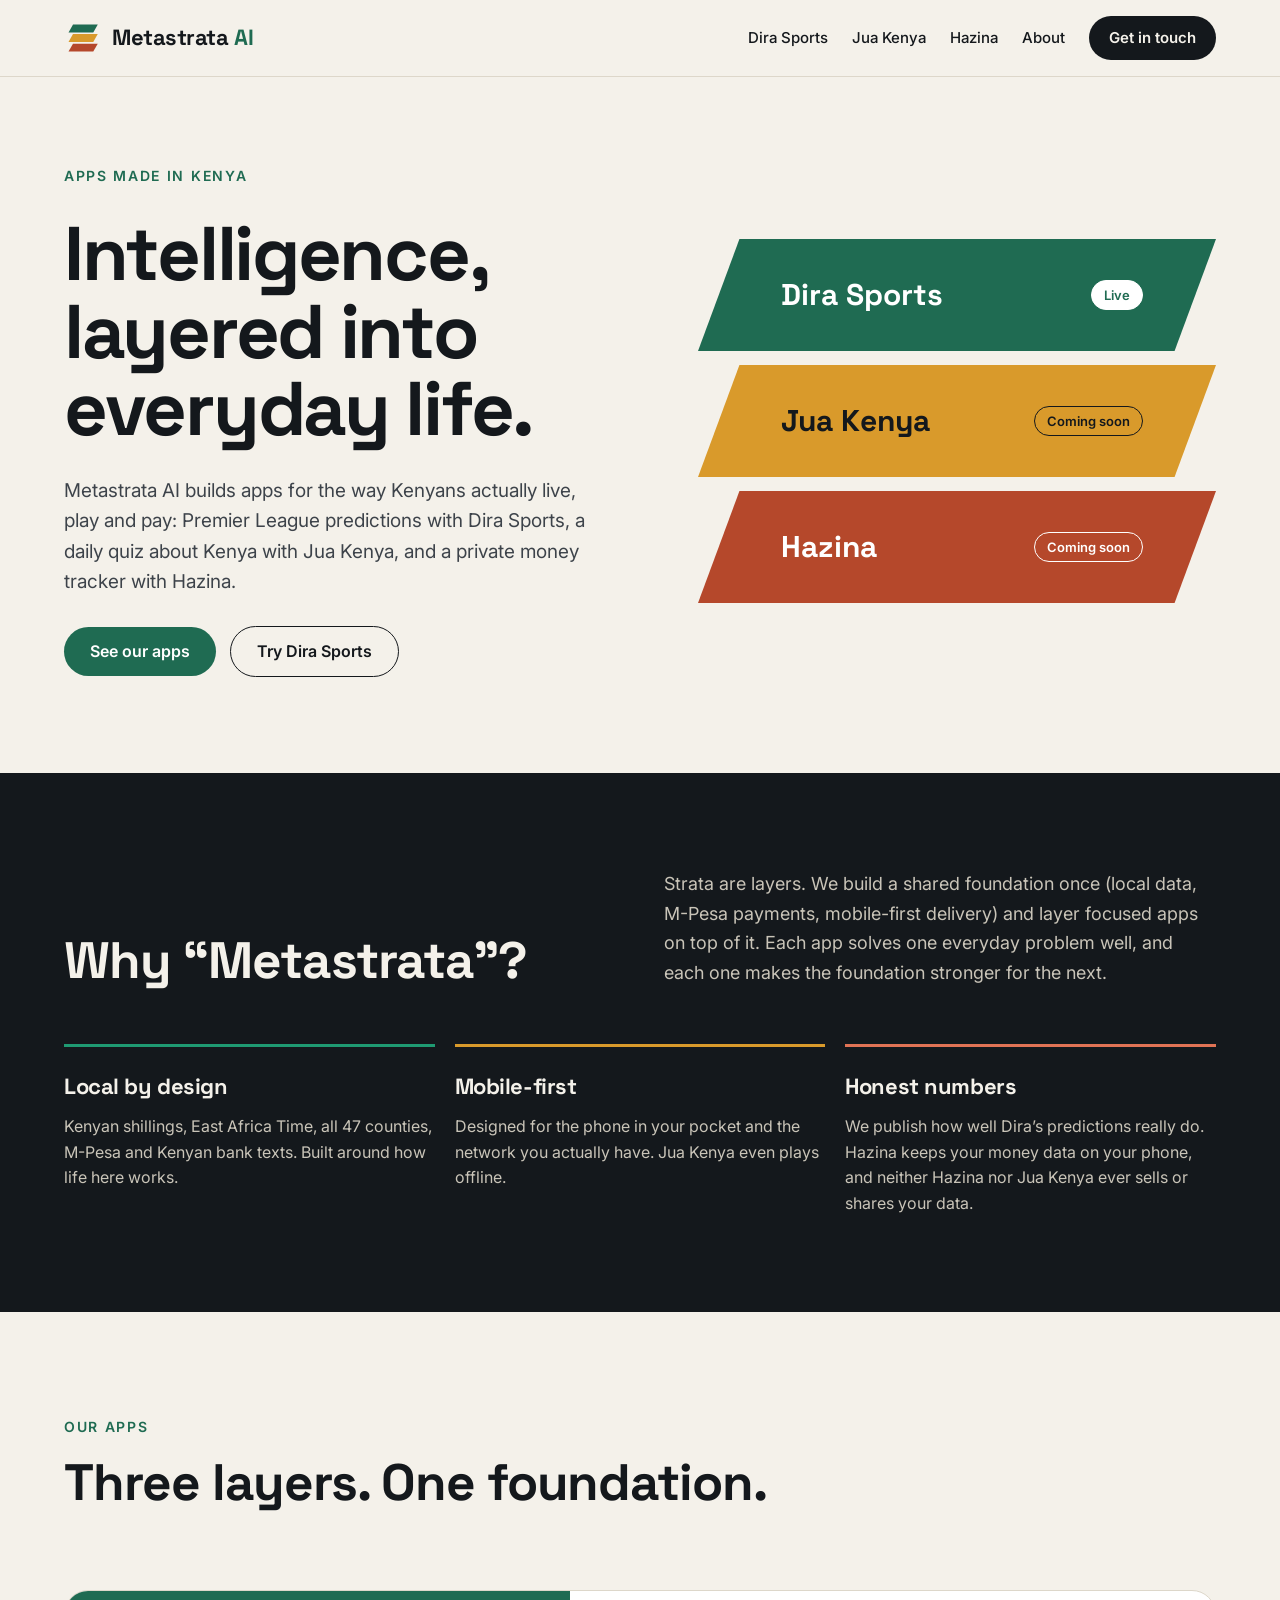
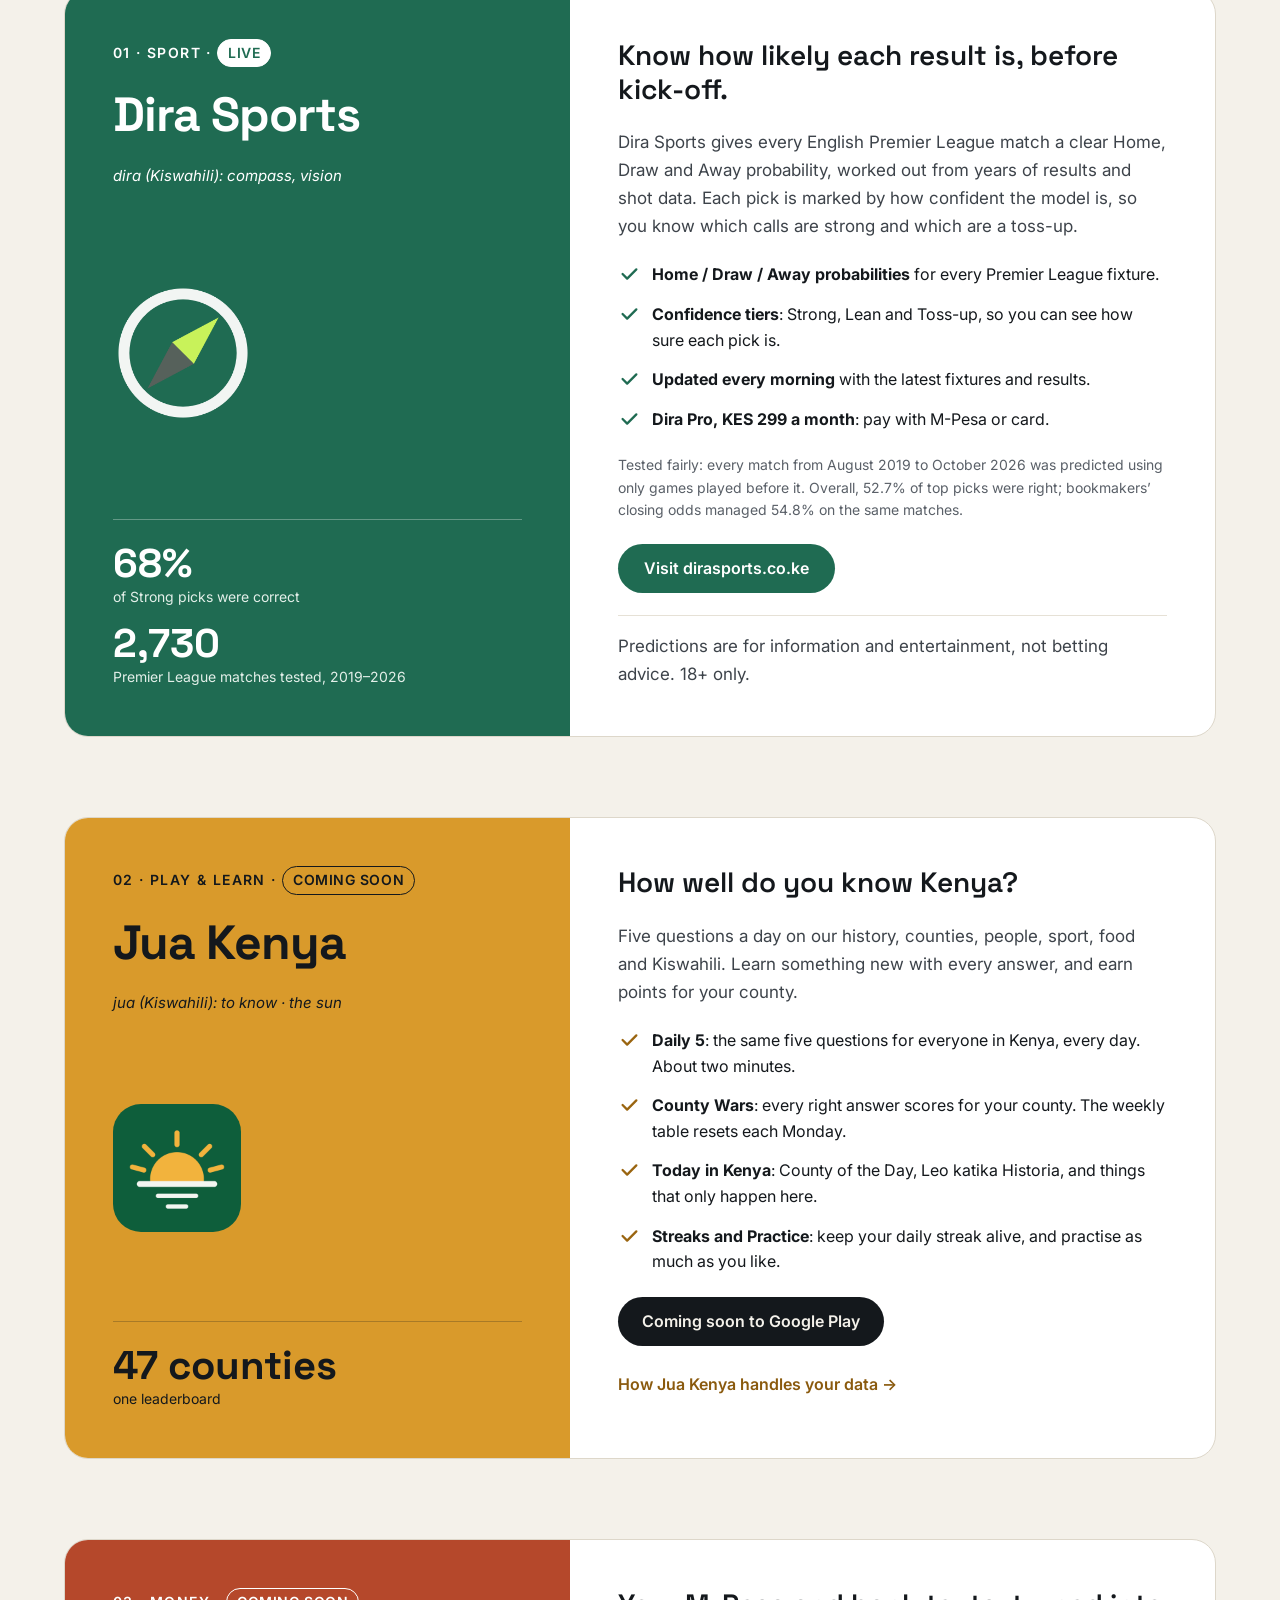
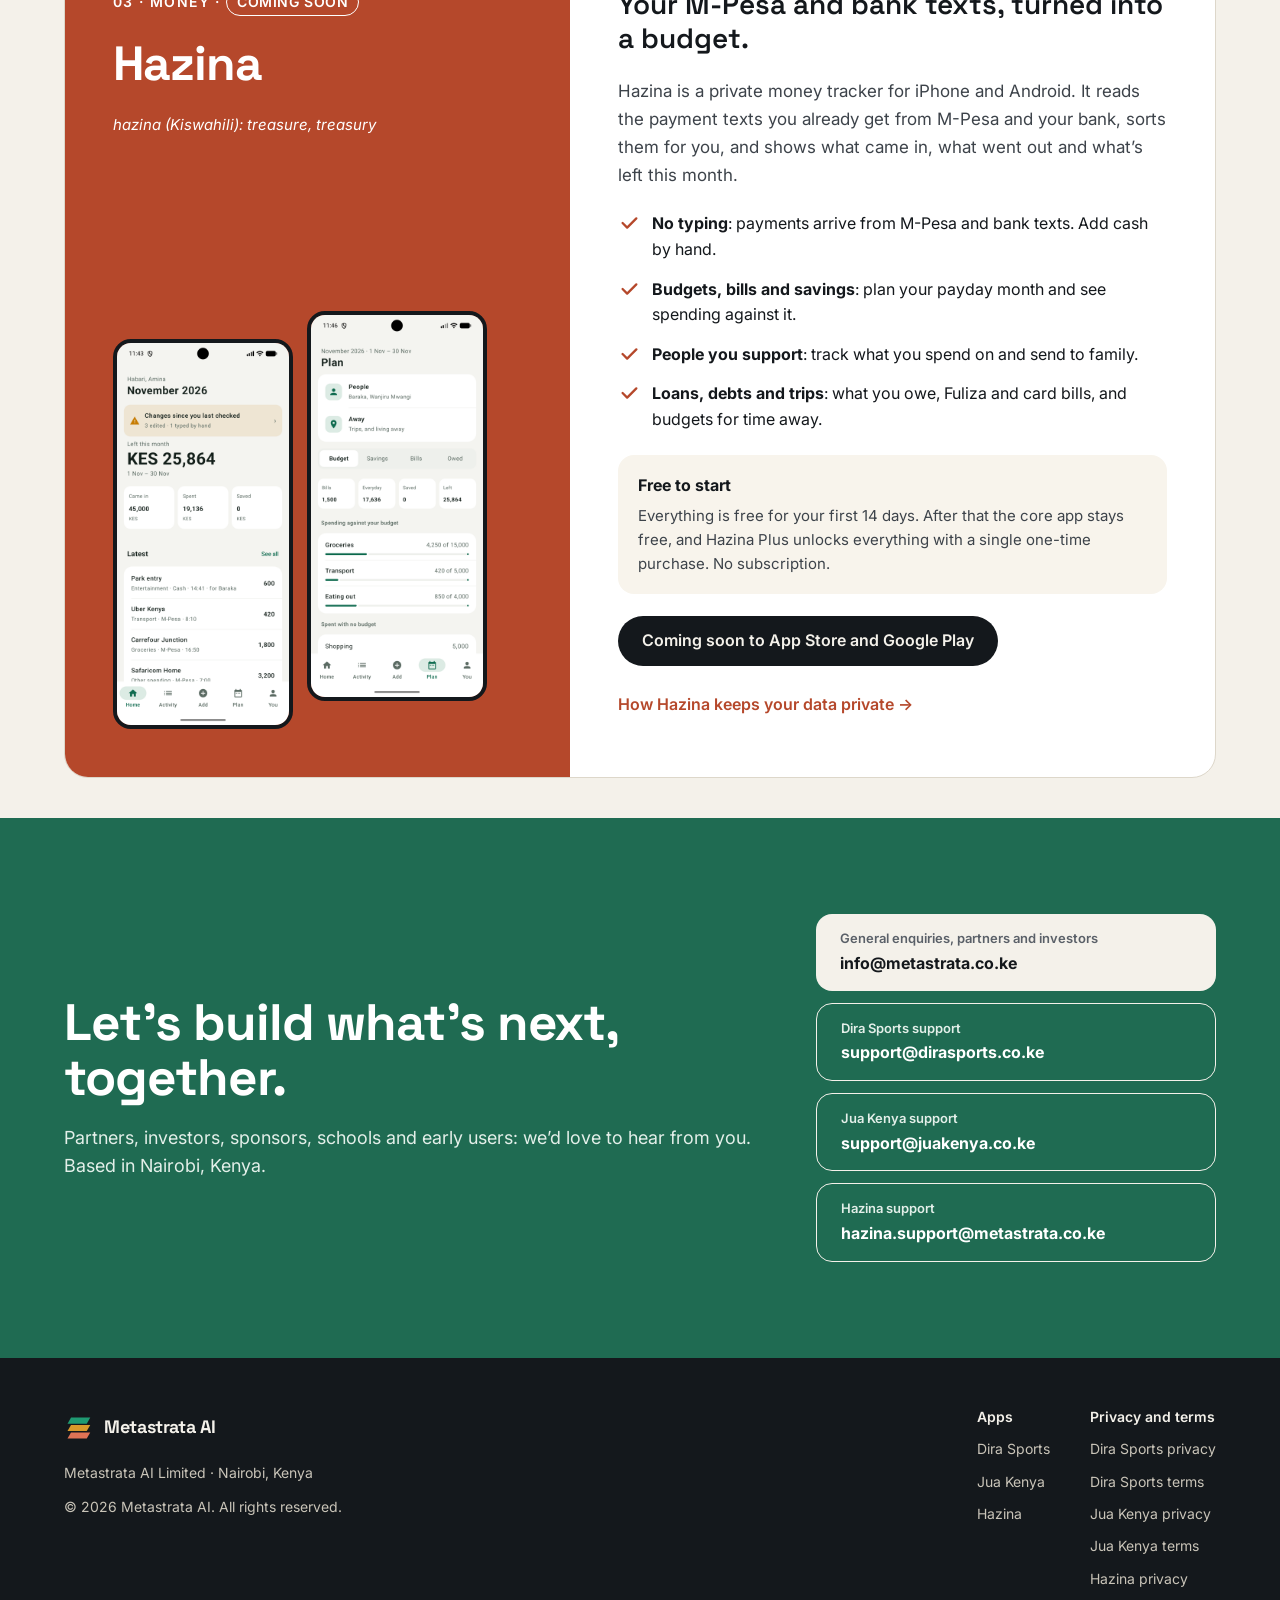
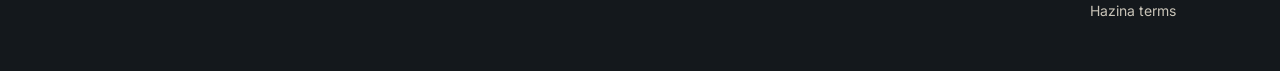
<file: index.html>
<!doctype html>
<html lang="en">
<head>
<meta charset="utf-8">
<meta name="viewport" content="width=device-width, initial-scale=1">
<title>Metastrata AI · Apps made in Kenya</title>
<meta name="description" content="Metastrata AI builds apps for the way Kenyans live, play and pay: Dira Sports Premier League predictions, the Jua Kenya daily quiz, and the Hazina money tracker.">
<meta name="theme-color" content="#1F6B52">
<link rel="icon" href="/assets/favicon.svg" type="image/svg+xml">
<link rel="canonical" href="https://metastrata.co.ke/">
<meta property="og:type" content="website">
<meta property="og:site_name" content="Metastrata AI">
<meta property="og:title" content="Metastrata AI · Apps made in Kenya">
<meta property="og:description" content="Dira Sports, Jua Kenya and Hazina: practical apps for everyday life in Kenya.">
<meta property="og:url" content="https://metastrata.co.ke/">
<link rel="preconnect" href="https://fonts.googleapis.com">
<link rel="preconnect" href="https://fonts.gstatic.com" crossorigin>
<link href="https://fonts.googleapis.com/css2?family=Inter:wght@400;500;600&family=Space+Grotesk:wght@500;600;700&display=swap" rel="stylesheet">
<link rel="stylesheet" href="/style.css">
</head>
<body>
<a class="skip" href="#main">Skip to content</a>

<header class="site-header">
  <nav class="wrap nav" aria-label="Main">
    <a class="brand" href="/">
      <svg viewBox="0 0 64 64" width="36" height="36" aria-hidden="true"><polygon points="16,8 60,8 52,22 8,22" fill="#1F6B52"/><polygon points="16,25 60,25 52,39 8,39" fill="#D99A2B"/><polygon points="16,42 60,42 52,56 8,56" fill="#B5482B"/></svg>
      <span>Metastrata<em> AI</em></span>
    </a>
    <div class="nav-links">
      <a class="nav-secondary" href="#dira">Dira Sports</a>
      <a class="nav-secondary" href="#jua">Jua Kenya</a>
      <a class="nav-secondary" href="#hazina">Hazina</a>
      <a class="nav-secondary" href="#about">About</a>
      <a class="btn btn-dark" href="#contact">Get in touch</a>
    </div>
  </nav>
</header>

<main id="main">

<section class="wrap hero">
  <div class="hero-copy">
    <p class="eyebrow">Apps made in Kenya</p>
    <h1>Intelligence, layered into everyday life.</h1>
    <p class="lead">Metastrata AI builds apps for the way Kenyans actually live, play and pay: Premier League predictions with Dira Sports, a daily quiz about Kenya with Jua Kenya, and a private money tracker with Hazina.</p>
    <div class="actions">
      <a class="btn btn-green" href="#products">See our apps</a>
      <a class="btn btn-outline" href="https://www.dirasports.co.ke">Try Dira Sports</a>
    </div>
  </div>
  <nav class="layers" aria-label="Our apps">
    <a class="layer layer-dira" href="#dira"><strong>Dira Sports</strong><small>Live</small></a>
    <a class="layer layer-jua" href="#jua"><strong>Jua Kenya</strong><small>Coming soon</small></a>
    <a class="layer layer-hazina" href="#hazina"><strong>Hazina</strong><small>Coming soon</small></a>
  </nav>
</section>

<section id="about" class="about">
  <div class="wrap">
    <div class="about-top">
      <h2 class="h2">Why “Metastrata”?</h2>
      <p>Strata are layers. We build a shared foundation once (local data, M-Pesa payments, mobile-first delivery) and layer focused apps on top of it. Each app solves one everyday problem well, and each one makes the foundation stronger for the next.</p>
    </div>
    <div class="pillars">
      <div class="pillar" style="border-color:#1F9A72">
        <h3>Local by design</h3>
        <p>Kenyan shillings, East Africa Time, all 47 counties, M-Pesa and Kenyan bank texts. Built around how life here works.</p>
      </div>
      <div class="pillar" style="border-color:#D99A2B">
        <h3>Mobile-first</h3>
        <p>Designed for the phone in your pocket and the network you actually have. Jua Kenya even plays offline.</p>
      </div>
      <div class="pillar" style="border-color:#E07355">
        <h3>Honest numbers</h3>
        <p>We publish how well Dira’s predictions really do. Hazina keeps your money data on your phone, and neither Hazina nor Jua Kenya ever sells or shares your data.</p>
      </div>
    </div>
  </div>
</section>

<section id="products" class="wrap products-head">
  <p class="eyebrow">Our apps</p>
  <h2 class="h2">Three layers. One foundation.</h2>
</section>

<section id="dira" class="wrap product dira" aria-labelledby="dira-title">
  <div class="card">
    <div class="card-side">
      <div class="card-title">
        <p class="tag">01 · Sport · <span>Live</span></p>
        <h3 id="dira-title">Dira Sports</h3>
        <p class="meaning">dira (Kiswahili): compass, vision</p>
      </div>
      <img src="/assets/dira-mark.png" alt="Dira Sports compass logo" width="140" height="140">
      <div class="stats">
        <div class="stat"><b>68%</b><span>of Strong picks were correct</span></div>
        <div class="stat"><b>2,730</b><span>Premier League matches tested, 2019–2026</span></div>
      </div>
    </div>
    <div class="card-copy">
      <p class="pitch">Know how likely each result is, before kick-off.</p>
      <p>Dira Sports gives every English Premier League match a clear Home, Draw and Away probability, worked out from years of results and shot data. Each pick is marked by how confident the model is, so you know which calls are strong and which are a toss-up.</p>
      <ul class="ticks">
        <li><svg viewBox="0 0 24 24" width="22" height="22" aria-hidden="true" fill="none" stroke="#1F6B52" stroke-width="2.5" stroke-linecap="round" stroke-linejoin="round"><path d="M5 12l5 5L20 7"/></svg><span><strong>Home / Draw / Away probabilities</strong> for every Premier League fixture.</span></li>
        <li><svg viewBox="0 0 24 24" width="22" height="22" aria-hidden="true" fill="none" stroke="#1F6B52" stroke-width="2.5" stroke-linecap="round" stroke-linejoin="round"><path d="M5 12l5 5L20 7"/></svg><span><strong>Confidence tiers</strong>: Strong, Lean and Toss-up, so you can see how sure each pick is.</span></li>
        <li><svg viewBox="0 0 24 24" width="22" height="22" aria-hidden="true" fill="none" stroke="#1F6B52" stroke-width="2.5" stroke-linecap="round" stroke-linejoin="round"><path d="M5 12l5 5L20 7"/></svg><span><strong>Updated every morning</strong> with the latest fixtures and results.</span></li>
        <li><svg viewBox="0 0 24 24" width="22" height="22" aria-hidden="true" fill="none" stroke="#1F6B52" stroke-width="2.5" stroke-linecap="round" stroke-linejoin="round"><path d="M5 12l5 5L20 7"/></svg><span><strong>Dira Pro, KES 299 a month</strong>: pay with M-Pesa or card.</span></li>
      </ul>
      <p class="fine">Tested fairly: every match from August 2019 to October 2026 was predicted using only games played before it. Overall, 52.7% of top picks were right; bookmakers’ closing odds managed 54.8% on the same matches.</p>
      <div class="actions"><a class="btn btn-green" href="https://www.dirasports.co.ke">Visit dirasports.co.ke</a></div>
      <p class="disclaimer">Predictions are for information and entertainment, not betting advice. 18+ only.</p>
    </div>
  </div>
</section>

<section id="jua" class="wrap product jua" aria-labelledby="jua-title">
  <div class="card">
    <div class="card-side">
      <div class="card-title">
        <p class="tag">02 · Play &amp; learn · <span>Coming soon</span></p>
        <h3 id="jua-title">Jua Kenya</h3>
        <p class="meaning">jua (Kiswahili): to know · the sun</p>
      </div>
      <img src="/assets/jua-icon.png" alt="Jua Kenya app icon: a sun rising over the horizon" width="128" height="128" style="border-radius:28px">
      <div class="stats"><div class="stat"><b>47 counties</b><span>one leaderboard</span></div></div>
    </div>
    <div class="card-copy">
      <p class="pitch">How well do you know Kenya?</p>
      <p>Five questions a day on our history, counties, people, sport, food and Kiswahili. Learn something new with every answer, and earn points for your county.</p>
      <ul class="ticks">
        <li><svg viewBox="0 0 24 24" width="22" height="22" aria-hidden="true" fill="none" stroke="#9A6510" stroke-width="2.5" stroke-linecap="round" stroke-linejoin="round"><path d="M5 12l5 5L20 7"/></svg><span><strong>Daily 5</strong>: the same five questions for everyone in Kenya, every day. About two minutes.</span></li>
        <li><svg viewBox="0 0 24 24" width="22" height="22" aria-hidden="true" fill="none" stroke="#9A6510" stroke-width="2.5" stroke-linecap="round" stroke-linejoin="round"><path d="M5 12l5 5L20 7"/></svg><span><strong>County Wars</strong>: every right answer scores for your county. The weekly table resets each Monday.</span></li>
        <li><svg viewBox="0 0 24 24" width="22" height="22" aria-hidden="true" fill="none" stroke="#9A6510" stroke-width="2.5" stroke-linecap="round" stroke-linejoin="round"><path d="M5 12l5 5L20 7"/></svg><span><strong>Today in Kenya</strong>: County of the Day, Leo katika Historia, and things that only happen here.</span></li>
        <li><svg viewBox="0 0 24 24" width="22" height="22" aria-hidden="true" fill="none" stroke="#9A6510" stroke-width="2.5" stroke-linecap="round" stroke-linejoin="round"><path d="M5 12l5 5L20 7"/></svg><span><strong>Streaks and Practice</strong>: keep your daily streak alive, and practise as much as you like.</span></li>
      </ul>
      <div class="actions">
        <span class="pill-static">Coming soon to Google Play</span>
        <a class="link-arrow" href="/juakenya/privacy/">How Jua Kenya handles your data →</a>
      </div>
    </div>
  </div>
</section>

<section id="hazina" class="wrap product hazina" aria-labelledby="hazina-title">
  <div class="card">
    <div class="card-side">
      <div class="card-title">
        <p class="tag">03 · Money · <span>Coming soon</span></p>
        <h3 id="hazina-title">Hazina</h3>
        <p class="meaning">hazina (Kiswahili): treasure, treasury</p>
      </div>
      <div class="phones">
        <img src="/assets/hazina-home.png" alt="Hazina home screen: money left this month, money in, spent and saved, and the latest payments" width="450" height="1000" loading="lazy">
        <img src="/assets/hazina-plan.png" alt="Hazina plan screen: spending against budgets for groceries, transport and eating out" width="450" height="1000" loading="lazy">
      </div>
    </div>
    <div class="card-copy">
      <p class="pitch">Your M-Pesa and bank texts, turned into a budget.</p>
      <p>Hazina is a private money tracker for iPhone and Android. It reads the payment texts you already get from M-Pesa and your bank, sorts them for you, and shows what came in, what went out and what’s left this month.</p>
      <ul class="ticks">
        <li><svg viewBox="0 0 24 24" width="22" height="22" aria-hidden="true" fill="none" stroke="#B5482B" stroke-width="2.5" stroke-linecap="round" stroke-linejoin="round"><path d="M5 12l5 5L20 7"/></svg><span><strong>No typing</strong>: payments arrive from M-Pesa and bank texts. Add cash by hand.</span></li>
        <li><svg viewBox="0 0 24 24" width="22" height="22" aria-hidden="true" fill="none" stroke="#B5482B" stroke-width="2.5" stroke-linecap="round" stroke-linejoin="round"><path d="M5 12l5 5L20 7"/></svg><span><strong>Budgets, bills and savings</strong>: plan your payday month and see spending against it.</span></li>
        <li><svg viewBox="0 0 24 24" width="22" height="22" aria-hidden="true" fill="none" stroke="#B5482B" stroke-width="2.5" stroke-linecap="round" stroke-linejoin="round"><path d="M5 12l5 5L20 7"/></svg><span><strong>People you support</strong>: track what you spend on and send to family.</span></li>
        <li><svg viewBox="0 0 24 24" width="22" height="22" aria-hidden="true" fill="none" stroke="#B5482B" stroke-width="2.5" stroke-linecap="round" stroke-linejoin="round"><path d="M5 12l5 5L20 7"/></svg><span><strong>Loans, debts and trips</strong>: what you owe, Fuliza and card bills, and budgets for time away.</span></li>
      </ul>
      <div class="note-box">
        <p><strong>Free to start</strong></p>
        <p>Everything is free for your first 14 days. After that the core app stays free, and Hazina Plus unlocks everything with a single one-time purchase. No subscription.</p>
      </div>
      <div class="actions">
        <span class="pill-static">Coming soon to App Store and Google Play</span>
        <a class="link-arrow" href="/hazina/privacy/">How Hazina keeps your data private →</a>
      </div>
    </div>
  </div>
</section>

<section id="contact" class="contact">
  <div class="wrap">
    <div class="contact-copy">
      <h2 class="h2">Let’s build what’s next, together.</h2>
      <p>Partners, investors, sponsors, schools and early users: we’d love to hear from you. Based in Nairobi, Kenya.</p>
    </div>
    <div class="contact-list">
      <a class="contact-item" href="mailto:info@metastrata.co.ke"><span>General enquiries, partners and investors</span><b>info@metastrata.co.ke</b></a>
      <a class="contact-item ghost" href="mailto:support@dirasports.co.ke"><span>Dira Sports support</span><b>support@dirasports.co.ke</b></a>
      <a class="contact-item ghost" href="mailto:support@juakenya.co.ke"><span>Jua Kenya support</span><b>support@juakenya.co.ke</b></a>
      <a class="contact-item ghost" href="mailto:hazina.support@metastrata.co.ke"><span>Hazina support</span><b>hazina.support@metastrata.co.ke</b></a>
    </div>
  </div>
</section>

</main>

<footer class="site-footer">
  <div class="wrap">
    <div class="foot-col foot-brand">
      <a class="brand" href="/">
        <svg viewBox="0 0 64 64" width="28" height="28" aria-hidden="true"><polygon points="16,8 60,8 52,22 8,22" fill="#1F9A72"/><polygon points="16,25 60,25 52,39 8,39" fill="#D99A2B"/><polygon points="16,42 60,42 52,56 8,56" fill="#E07355"/></svg>
        <span>Metastrata AI</span>
      </a>
      <p>Metastrata AI Limited · Nairobi, Kenya</p>
      <p>© <span id="year">2026</span> Metastrata AI. All rights reserved.</p>
    </div>
    <nav class="foot-col" aria-label="Apps">
      <h2>Apps</h2>
      <a href="https://www.dirasports.co.ke">Dira Sports</a>
      <a href="https://juakenya.co.ke">Jua Kenya</a>
      <a href="#hazina">Hazina</a>
    </nav>
    <nav class="foot-col" aria-label="Privacy and terms">
      <h2>Privacy and terms</h2>
      <a href="https://www.dirasports.co.ke/privacy">Dira Sports privacy</a>
      <a href="https://www.dirasports.co.ke/terms">Dira Sports terms</a>
      <a href="/juakenya/privacy/">Jua Kenya privacy</a>
      <a href="/juakenya/terms/">Jua Kenya terms</a>
      <a href="/hazina/privacy/">Hazina privacy</a>
      <a href="/hazina/terms/">Hazina terms</a>
    </nav>
  </div>
</footer>

<script>document.getElementById('year').textContent = new Date().getFullYear();</script>
</body>
</html>
</file>
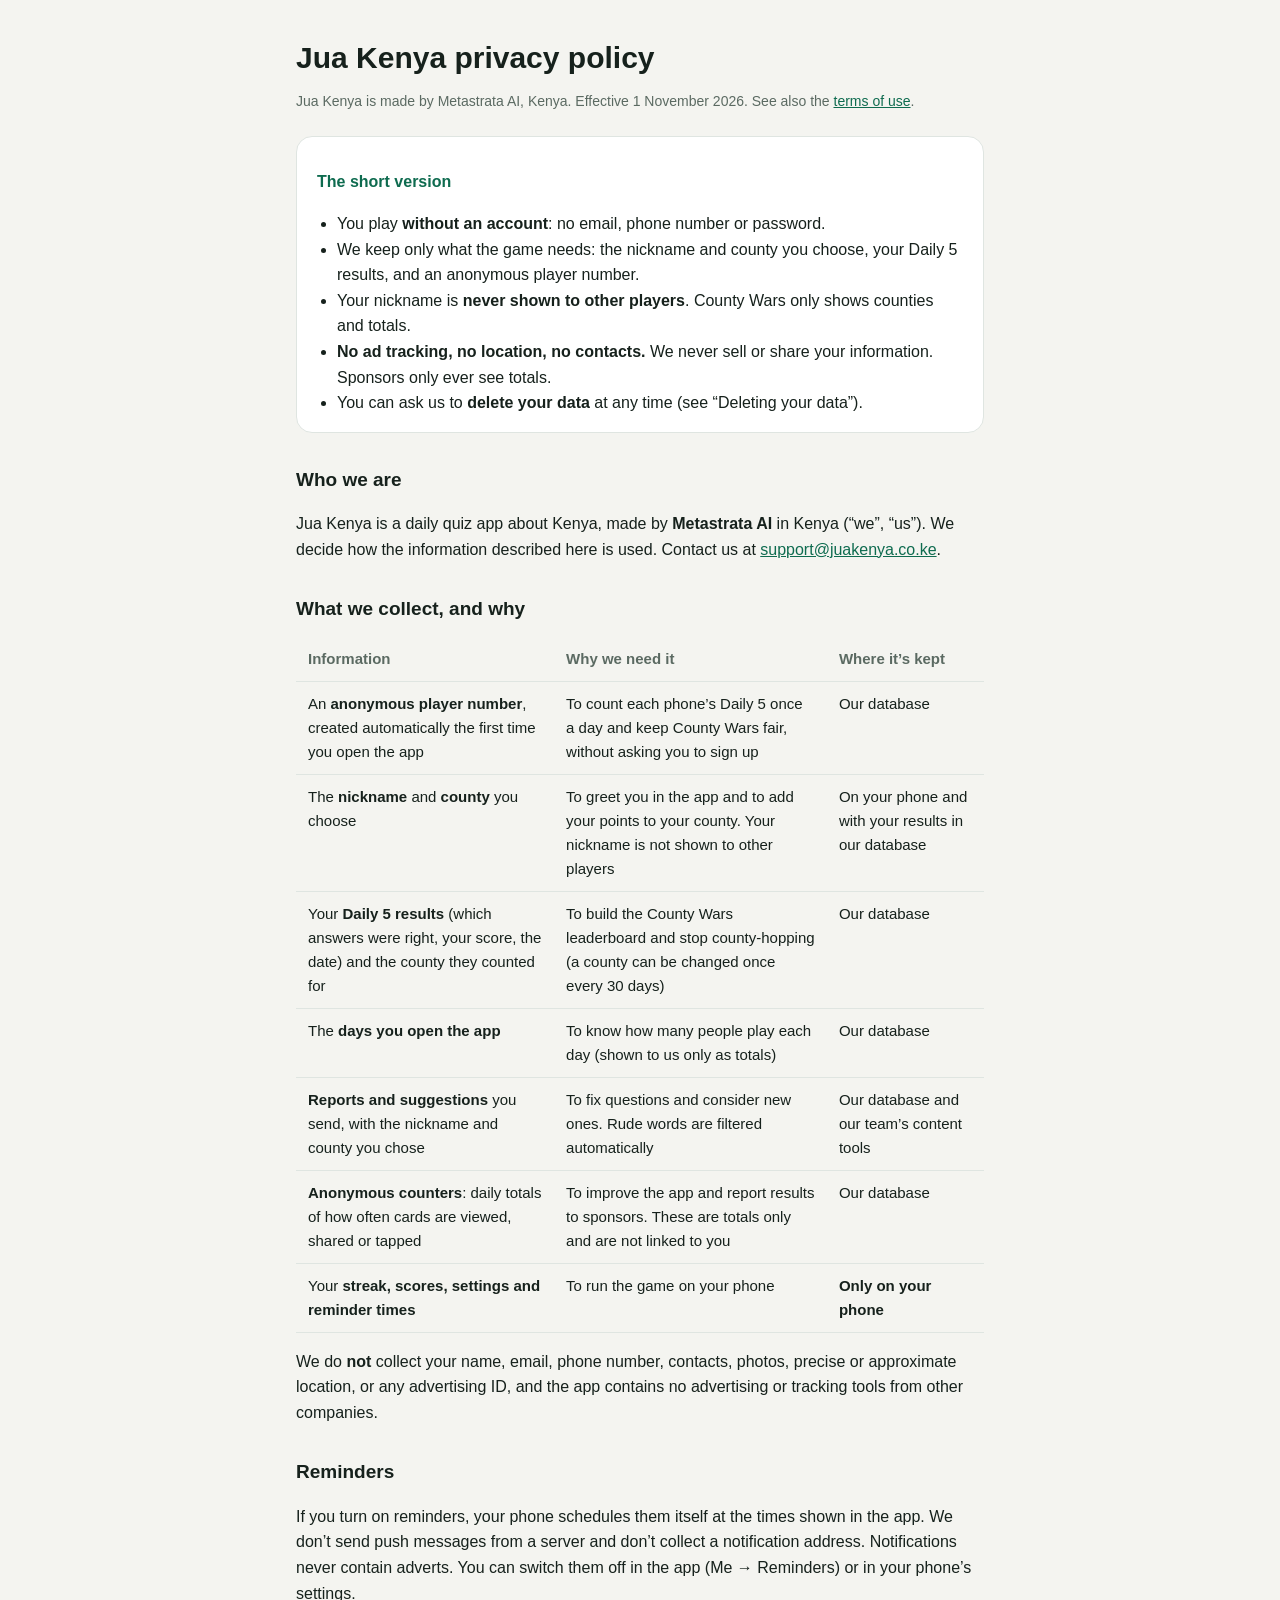
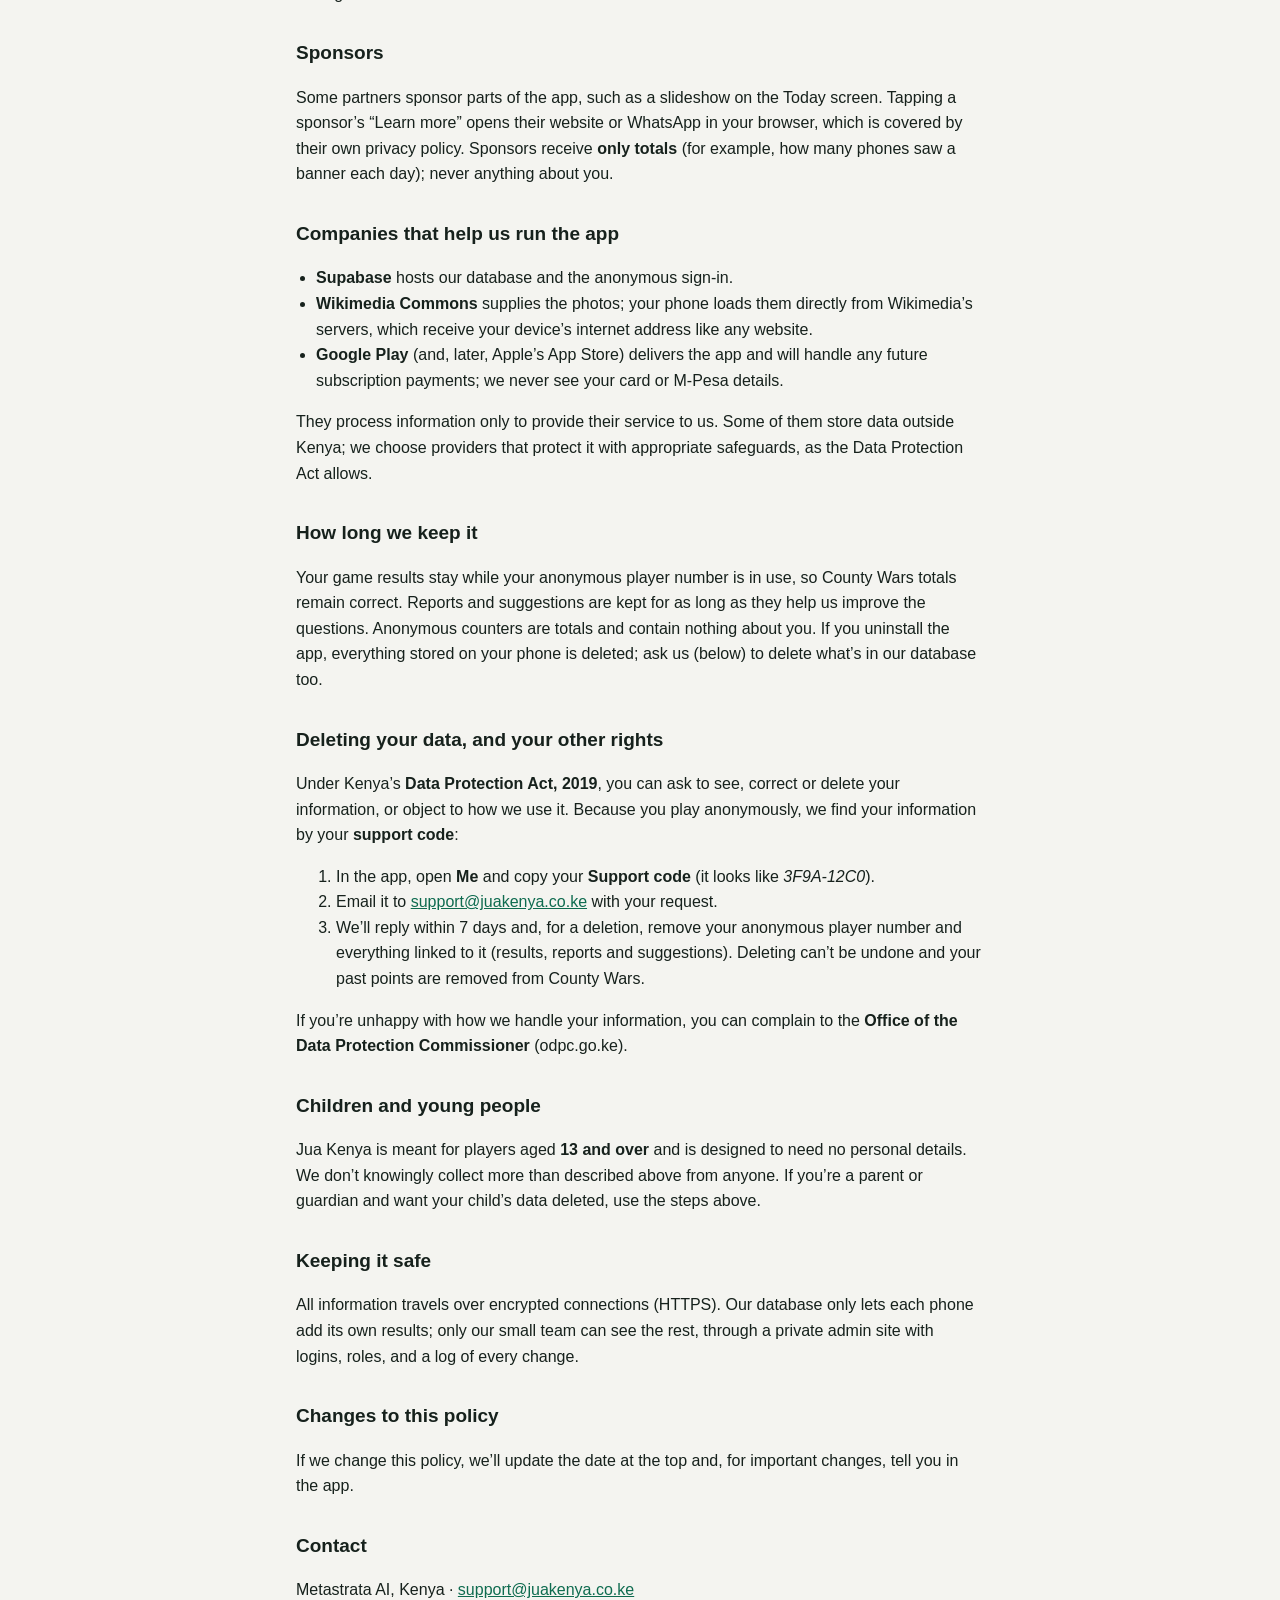
<file: juakenya/privacy/index.html>
<!doctype html>
<html lang="en">
<head>
<meta charset="utf-8">
<meta name="viewport" content="width=device-width, initial-scale=1">
<title>Jua Kenya privacy policy</title>
<meta name="description" content="How the Jua Kenya app handles your information: anonymous play, no ad tracking, and how to delete your data.">
<style>
  :root { --ink: #16211c; --muted: #5b6a62; --line: #dfe5e1; --bg: #f4f4f0; --card: #ffffff; --accent: #0e6b4f; }
  @media (prefers-color-scheme: dark) {
    :root { --ink: #e3e8e5; --muted: #9aa8a0; --line: #2a332f; --bg: #111614; --card: #181f1c; --accent: #4cc29a; }
  }
  * { box-sizing: border-box; }
  body { margin: 0; background: var(--bg); color: var(--ink); font: 16px/1.6 -apple-system, BlinkMacSystemFont, "Segoe UI", Roboto, sans-serif; }
  main { max-width: 720px; margin: 0 auto; padding: 40px 16px 64px; }
  h1 { font-size: 30px; line-height: 1.2; margin: 0 0 4px; }
  h2 { font-size: 19px; margin: 32px 0 8px; }
  p, li { color: var(--ink); }
  .muted { color: var(--muted); font-size: 14px; }
  .summary { background: var(--card); border: 1px solid var(--line); border-radius: 16px; padding: 16px 20px; margin: 24px 0; }
  .summary strong { color: var(--accent); }
  ul { padding-left: 20px; }
  a { color: var(--accent); }
  .summary ul { margin: 0; }
  .table { overflow-x: auto; margin: 12px 0; }
  table { border-collapse: collapse; width: 100%; min-width: 560px; font-size: 15px; }
  th, td { text-align: left; vertical-align: top; padding: 10px 12px; border-bottom: 1px solid var(--line); }
  th { color: var(--muted); font-weight: 600; }
</style>
</head>
<body>
<main>
  <h1>Jua Kenya privacy policy</h1>
  <p class="muted">Jua Kenya is made by Metastrata AI, Kenya. Effective 1 November 2026. See also the <a href="../terms/">terms of use</a>.</p>

  <div class="summary">
    <p><strong>The short version</strong></p>
    <ul>
      <li>You play <b>without an account</b>: no email, phone number or password.</li>
      <li>We keep only what the game needs: the nickname and county you choose, your Daily 5 results, and an anonymous player number.</li>
      <li>Your nickname is <b>never shown to other players</b>. County Wars only shows counties and totals.</li>
      <li><b>No ad tracking, no location, no contacts.</b> We never sell or share your information. Sponsors only ever see totals.</li>
      <li>You can ask us to <b>delete your data</b> at any time (see “Deleting your data”).</li>
    </ul>
  </div>

  <h2>Who we are</h2>
  <p>Jua Kenya is a daily quiz app about Kenya, made by <b>Metastrata AI</b> in Kenya (“we”, “us”). We decide how the information described here is used. Contact us at <a href="mailto:support@juakenya.co.ke">support@juakenya.co.ke</a>.</p>

  <h2>What we collect, and why</h2>
  <div class="table"><table>
    <thead><tr><th>Information</th><th>Why we need it</th><th>Where it’s kept</th></tr></thead>
    <tbody>
      <tr><td>An <b>anonymous player number</b>, created automatically the first time you open the app</td><td>To count each phone’s Daily 5 once a day and keep County Wars fair, without asking you to sign up</td><td>Our database</td></tr>
      <tr><td>The <b>nickname</b> and <b>county</b> you choose</td><td>To greet you in the app and to add your points to your county. Your nickname is not shown to other players</td><td>On your phone and with your results in our database</td></tr>
      <tr><td>Your <b>Daily 5 results</b> (which answers were right, your score, the date) and the county they counted for</td><td>To build the County Wars leaderboard and stop county-hopping (a county can be changed once every 30 days)</td><td>Our database</td></tr>
      <tr><td>The <b>days you open the app</b></td><td>To know how many people play each day (shown to us only as totals)</td><td>Our database</td></tr>
      <tr><td><b>Reports and suggestions</b> you send, with the nickname and county you chose</td><td>To fix questions and consider new ones. Rude words are filtered automatically</td><td>Our database and our team’s content tools</td></tr>
      <tr><td><b>Anonymous counters</b>: daily totals of how often cards are viewed, shared or tapped</td><td>To improve the app and report results to sponsors. These are totals only and are not linked to you</td><td>Our database</td></tr>
      <tr><td>Your <b>streak, scores, settings and reminder times</b></td><td>To run the game on your phone</td><td><b>Only on your phone</b></td></tr>
    </tbody>
  </table></div>
  <p>We do <b>not</b> collect your name, email, phone number, contacts, photos, precise or approximate location, or any advertising ID, and the app contains no advertising or tracking tools from other companies.</p>

  <h2>Reminders</h2>
  <p>If you turn on reminders, your phone schedules them itself at the times shown in the app. We don’t send push messages from a server and don’t collect a notification address. Notifications never contain adverts. You can switch them off in the app (Me → Reminders) or in your phone’s settings.</p>

  <h2>Sponsors</h2>
  <p>Some partners sponsor parts of the app, such as a slideshow on the Today screen. Tapping a sponsor’s “Learn more” opens their website or WhatsApp in your browser, which is covered by their own privacy policy. Sponsors receive <b>only totals</b> (for example, how many phones saw a banner each day); never anything about you.</p>

  <h2>Companies that help us run the app</h2>
  <ul>
    <li><b>Supabase</b> hosts our database and the anonymous sign-in.</li>
    <li><b>Wikimedia Commons</b> supplies the photos; your phone loads them directly from Wikimedia’s servers, which receive your device’s internet address like any website.</li>
    <li><b>Google Play</b> (and, later, Apple’s App Store) delivers the app and will handle any future subscription payments; we never see your card or M-Pesa details.</li>
  </ul>
  <p>They process information only to provide their service to us. Some of them store data outside Kenya; we choose providers that protect it with appropriate safeguards, as the Data Protection Act allows.</p>

  <h2>How long we keep it</h2>
  <p>Your game results stay while your anonymous player number is in use, so County Wars totals remain correct. Reports and suggestions are kept for as long as they help us improve the questions. Anonymous counters are totals and contain nothing about you. If you uninstall the app, everything stored on your phone is deleted; ask us (below) to delete what’s in our database too.</p>

  <h2>Deleting your data, and your other rights</h2>
  <p>Under Kenya’s <b>Data Protection Act, 2019</b>, you can ask to see, correct or delete your information, or object to how we use it. Because you play anonymously, we find your information by your <b>support code</b>:</p>
  <ol>
    <li>In the app, open <b>Me</b> and copy your <b>Support code</b> (it looks like <i>3F9A-12C0</i>).</li>
    <li>Email it to <a href="mailto:support@juakenya.co.ke">support@juakenya.co.ke</a> with your request.</li>
    <li>We’ll reply within 7 days and, for a deletion, remove your anonymous player number and everything linked to it (results, reports and suggestions). Deleting can’t be undone and your past points are removed from County Wars.</li>
  </ol>
  <p>If you’re unhappy with how we handle your information, you can complain to the <b>Office of the Data Protection Commissioner</b> (odpc.go.ke).</p>

  <h2>Children and young people</h2>
  <p>Jua Kenya is meant for players aged <b>13 and over</b> and is designed to need no personal details. We don’t knowingly collect more than described above from anyone. If you’re a parent or guardian and want your child’s data deleted, use the steps above.</p>

  <h2>Keeping it safe</h2>
  <p>All information travels over encrypted connections (HTTPS). Our database only lets each phone add its own results; only our small team can see the rest, through a private admin site with logins, roles, and a log of every change.</p>

  <h2>Changes to this policy</h2>
  <p>If we change this policy, we’ll update the date at the top and, for important changes, tell you in the app.</p>

  <h2>Contact</h2>
  <p>Metastrata AI, Kenya · <a href="mailto:support@juakenya.co.ke">support@juakenya.co.ke</a></p>
</main>
</body>
</html>
</file>
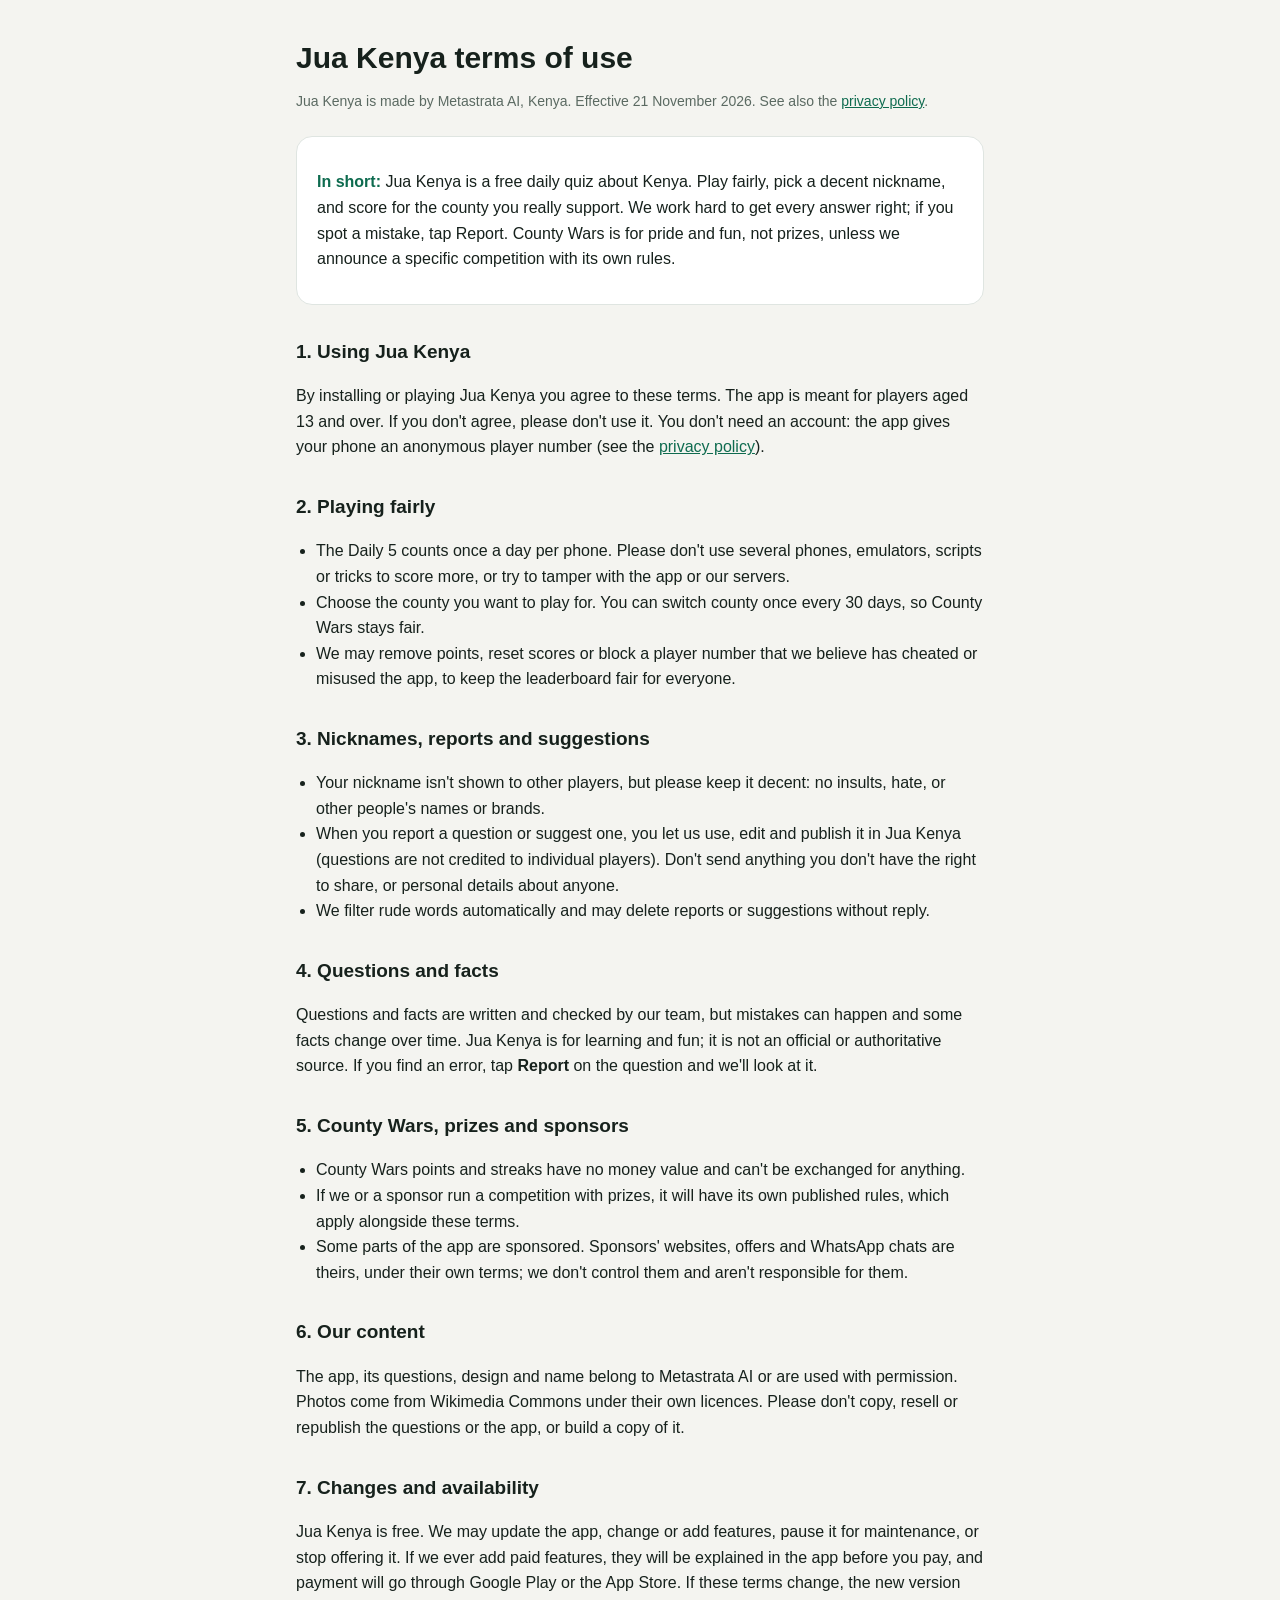
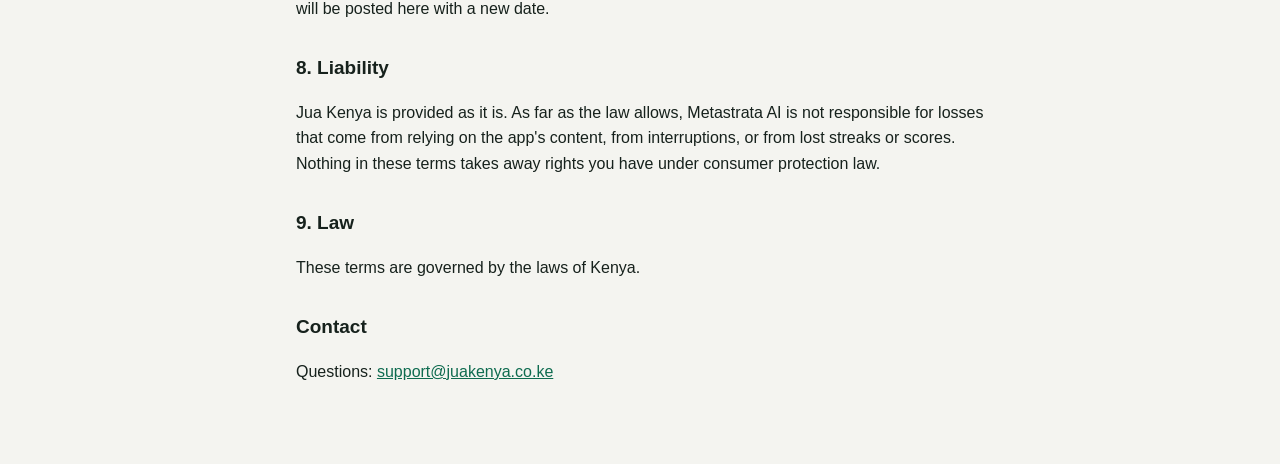
<file: juakenya/terms/index.html>
<!doctype html>
<html lang="en">
<head>
<meta charset="utf-8">
<meta name="viewport" content="width=device-width, initial-scale=1">
<title>Jua Kenya terms of use</title>
<meta name="description" content="The rules for playing Jua Kenya, the daily quiz about Kenya.">
<style>
  :root { --ink: #16211c; --muted: #5b6a62; --line: #dfe5e1; --bg: #f4f4f0; --card: #ffffff; --accent: #0e6b4f; }
  @media (prefers-color-scheme: dark) {
    :root { --ink: #e3e8e5; --muted: #9aa8a0; --line: #2a332f; --bg: #111614; --card: #181f1c; --accent: #4cc29a; }
  }
  * { box-sizing: border-box; }
  body { margin: 0; background: var(--bg); color: var(--ink); font: 16px/1.6 -apple-system, BlinkMacSystemFont, "Segoe UI", Roboto, sans-serif; }
  main { max-width: 720px; margin: 0 auto; padding: 40px 16px 64px; }
  h1 { font-size: 30px; line-height: 1.2; margin: 0 0 4px; }
  h2 { font-size: 19px; margin: 32px 0 8px; }
  p, li { color: var(--ink); }
  .muted { color: var(--muted); font-size: 14px; }
  .summary { background: var(--card); border: 1px solid var(--line); border-radius: 16px; padding: 16px 20px; margin: 24px 0; }
  .summary strong { color: var(--accent); }
  ul { padding-left: 20px; }
  a { color: var(--accent); }
</style>
</head>
<body>
<main>
  <h1>Jua Kenya terms of use</h1>
  <p class="muted">Jua Kenya is made by Metastrata AI, Kenya. Effective 21 November 2026. See also the <a href="../privacy/">privacy policy</a>.</p>

  <div class="summary">
    <p><strong>In short:</strong> Jua Kenya is a free daily quiz about Kenya. Play fairly, pick a decent
    nickname, and score for the county you really support. We work hard to get every answer right; if you spot
    a mistake, tap Report. County Wars is for pride and fun, not prizes, unless we announce a specific
    competition with its own rules.</p>
  </div>

  <h2>1. Using Jua Kenya</h2>
  <p>By installing or playing Jua Kenya you agree to these terms. The app is meant for players aged 13 and over.
  If you don't agree, please don't use it. You don't need an account: the app gives your phone an anonymous
  player number (see the <a href="../privacy/">privacy policy</a>).</p>

  <h2>2. Playing fairly</h2>
  <ul>
    <li>The Daily 5 counts once a day per phone. Please don't use several phones, emulators, scripts or tricks
      to score more, or try to tamper with the app or our servers.</li>
    <li>Choose the county you want to play for. You can switch county once every 30 days, so County Wars stays fair.</li>
    <li>We may remove points, reset scores or block a player number that we believe has cheated or misused the
      app, to keep the leaderboard fair for everyone.</li>
  </ul>

  <h2>3. Nicknames, reports and suggestions</h2>
  <ul>
    <li>Your nickname isn't shown to other players, but please keep it decent: no insults, hate, or other people's names or brands.</li>
    <li>When you report a question or suggest one, you let us use, edit and publish it in Jua Kenya (questions
      are not credited to individual players). Don't send anything you don't have the right to share, or
      personal details about anyone.</li>
    <li>We filter rude words automatically and may delete reports or suggestions without reply.</li>
  </ul>

  <h2>4. Questions and facts</h2>
  <p>Questions and facts are written and checked by our team, but mistakes can happen and some facts change
  over time. Jua Kenya is for learning and fun; it is not an official or authoritative source. If you find an
  error, tap <strong>Report</strong> on the question and we'll look at it.</p>

  <h2>5. County Wars, prizes and sponsors</h2>
  <ul>
    <li>County Wars points and streaks have no money value and can't be exchanged for anything.</li>
    <li>If we or a sponsor run a competition with prizes, it will have its own published rules, which apply alongside these terms.</li>
    <li>Some parts of the app are sponsored. Sponsors' websites, offers and WhatsApp chats are theirs, under their
      own terms; we don't control them and aren't responsible for them.</li>
  </ul>

  <h2>6. Our content</h2>
  <p>The app, its questions, design and name belong to Metastrata AI or are used with permission. Photos come
  from Wikimedia Commons under their own licences. Please don't copy, resell or republish the questions or the
  app, or build a copy of it.</p>

  <h2>7. Changes and availability</h2>
  <p>Jua Kenya is free. We may update the app, change or add features, pause it for maintenance, or stop
  offering it. If we ever add paid features, they will be explained in the app before you pay, and payment will
  go through Google Play or the App Store. If these terms change, the new version will be posted here with a new date.</p>

  <h2>8. Liability</h2>
  <p>Jua Kenya is provided as it is. As far as the law allows, Metastrata AI is not responsible for losses that
  come from relying on the app's content, from interruptions, or from lost streaks or scores. Nothing in these
  terms takes away rights you have under consumer protection law.</p>

  <h2>9. Law</h2>
  <p>These terms are governed by the laws of Kenya.</p>

  <h2>Contact</h2>
  <p>Questions: <a href="mailto:support@juakenya.co.ke">support@juakenya.co.ke</a></p>
</main>
</body>
</html>
</file>
<file: style.css>
:root {
  --ink: #14181C;
  --body: #3D434A;
  --muted: #5A6068;
  --paper: #F4F1EA;
  --card: #FFFFFF;
  --line: #DDD7CA;
  --green: #1F6B52;
  --green-light: #1F9A72;
  --amber: #D99A2B;
  --amber-ink: #8A5A0E;
  --clay: #B5482B;
  --clay-light: #E07355;
  --night: #14181C;
  --night-text: #C9C4B8;
  --mint: #E3EFE9;
  --display: "Space Grotesk", system-ui, sans-serif;
}

* { box-sizing: border-box; }
html { scroll-behavior: smooth; }
body {
  margin: 0;
  background: var(--paper);
  color: var(--ink);
  font: 16px/1.6 Inter, system-ui, -apple-system, "Segoe UI", Roboto, sans-serif;
  -webkit-font-smoothing: antialiased;
}
img { max-width: 100%; display: block; }
a { color: var(--ink); }
a:hover { color: var(--green); }
h1, h2, h3 { font-family: var(--display); margin: 0; letter-spacing: -0.02em; }
p { margin: 0; }
:focus-visible { outline: 3px solid var(--amber); outline-offset: 3px; }

.wrap { max-width: 1200px; margin: 0 auto; padding-left: 24px; padding-right: 24px; }
.eyebrow { font-size: 14px; font-weight: 600; letter-spacing: 0.12em; text-transform: uppercase; color: var(--green); }
.h2 { font-weight: 700; font-size: clamp(34px, 4vw, 52px); line-height: 1.08; }

.skip { position: absolute; left: -9999px; top: 8px; background: var(--ink); color: var(--paper); padding: 10px 16px; border-radius: 8px; z-index: 10; }
.skip:focus { left: 16px; }

/* Buttons */
.btn { display: inline-flex; align-items: center; min-height: 48px; padding: 12px 26px; border-radius: 999px; font-weight: 600; text-decoration: none; }
.btn-green { background: var(--green); color: #fff; }
.btn-green:hover { background: #18573F; color: #fff; }
.btn-outline { border: 1.5px solid var(--ink); }
.btn-dark { background: var(--ink); color: var(--paper); }
.btn-dark:hover { color: #fff; background: #000; }
.pill-static { display: inline-flex; align-items: center; min-height: 48px; padding: 12px 24px; border-radius: 999px; font-weight: 600; background: var(--ink); color: var(--paper); }
.link-arrow { font-weight: 600; text-decoration: none; padding: 12px 0; }

/* Header */
.site-header { border-bottom: 1px solid var(--line); }
.nav { display: flex; flex-wrap: wrap; align-items: center; justify-content: space-between; gap: 16px; padding-top: 16px; padding-bottom: 16px; }
.brand { display: flex; align-items: center; gap: 12px; text-decoration: none; min-height: 44px; }
.brand span { font-family: var(--display); font-weight: 700; font-size: 22px; letter-spacing: -0.02em; }
.brand em { font-style: normal; color: var(--green); }
.nav-links { display: flex; flex-wrap: wrap; align-items: center; gap: 24px; font-size: 15px; font-weight: 500; }
.nav-links a { text-decoration: none; }
.nav-links .btn { min-height: 44px; padding: 10px 20px; }

/* Hero */
.hero { display: flex; flex-wrap: wrap; align-items: center; gap: 56px; padding-top: 88px; padding-bottom: 96px; }
.hero-copy { flex: 1 1 480px; min-width: 0; display: flex; flex-direction: column; gap: 28px; }
.hero h1 { font-weight: 700; font-size: clamp(44px, 6vw, 76px); line-height: 1.02; letter-spacing: -0.03em; }
.lead { font-size: 19px; color: var(--body); max-width: 540px; }
.actions { display: flex; flex-wrap: wrap; gap: 14px; align-items: center; }
.layers { flex: 1 1 420px; min-width: 0; display: flex; flex-direction: column; gap: 14px; }
.layer {
  display: flex; justify-content: space-between; align-items: center; gap: 12px;
  padding: 32px 14% 32px 16%; text-decoration: none;
  clip-path: polygon(8% 0, 100% 0, 92% 100%, 0 100%);
  transition: transform .2s ease;
}
.layer:hover { transform: translateX(6px); }
.layer strong { font-family: var(--display); font-weight: 700; font-size: 30px; }
.layer small { font-size: 13px; font-weight: 600; padding: 4px 12px; border-radius: 999px; border: 1.5px solid currentColor; white-space: nowrap; }
.layer-dira, .layer-dira:hover { background: var(--green); color: #fff; }
.layer-dira small { background: #fff; color: var(--green); border-color: #fff; }
.layer-jua, .layer-jua:hover { background: var(--amber); color: var(--ink); }
.layer-hazina, .layer-hazina:hover { background: var(--clay); color: #fff; }

/* About */
.about { background: var(--night); color: var(--paper); }
.about .wrap { padding-top: 96px; padding-bottom: 96px; display: flex; flex-direction: column; gap: 56px; }
.about-top { display: flex; flex-wrap: wrap; gap: 48px; align-items: flex-end; }
.about-top > * { flex: 1 1 420px; }
.about-top p { font-size: 18px; line-height: 1.65; color: var(--night-text); }
.pillars { display: flex; flex-wrap: wrap; gap: 20px; }
.pillar { flex: 1 1 280px; border-top: 3px solid; padding-top: 22px; display: flex; flex-direction: column; gap: 10px; }
.pillar h3 { font-size: 22px; }
.pillar p { color: var(--night-text); }

/* Products */
.products-head { padding-top: 104px; padding-bottom: 40px; display: flex; flex-direction: column; gap: 16px; }
.product { padding-top: 40px; padding-bottom: 40px; scroll-margin-top: 16px; }
.product:last-of-type { padding-bottom: 104px; }
.card { display: flex; flex-wrap: wrap; border-radius: 24px; overflow: hidden; background: var(--card); border: 1px solid var(--line); }
.card-side { flex: 1 1 380px; min-width: 0; padding: 48px; display: flex; flex-direction: column; justify-content: space-between; gap: 40px; }
.card-side .tag { font-size: 14px; font-weight: 600; letter-spacing: 0.1em; text-transform: uppercase; }
.card-side .tag span { display: inline-block; padding: 2px 10px; border-radius: 999px; border: 1.5px solid currentColor; letter-spacing: 0.04em; }
.card-side h3 { font-weight: 700; font-size: 48px; }
.card-side .meaning { font-size: 15px; font-style: italic; }
.card-title { display: flex; flex-direction: column; gap: 10px; }
.stat { display: flex; flex-direction: column; gap: 2px; }
.stat b { font-family: var(--display); font-weight: 700; font-size: 40px; line-height: 1; }
.stat span { font-size: 14px; }
.stats { display: flex; flex-direction: column; gap: 16px; padding-top: 24px; border-top: 1px solid rgba(255,255,255,.3); }
.card-copy { flex: 1 1 520px; min-width: 0; padding: 48px; display: flex; flex-direction: column; gap: 22px; }
.card-copy .pitch { font-family: var(--display); font-weight: 600; font-size: 28px; line-height: 1.2; }
.card-copy > p:not(.pitch):not(.fine) { font-size: 17px; line-height: 1.65; color: var(--body); }
.ticks { margin: 0; padding: 0; list-style: none; display: flex; flex-direction: column; gap: 14px; }
.ticks li { display: flex; gap: 12px; align-items: flex-start; }
.ticks svg { flex: none; margin-top: 1px; }
.fine { font-size: 14px; color: var(--muted); }
.disclaimer { font-size: 13px; color: var(--muted); border-top: 1px solid #E6E1D6; padding-top: 16px; }
.note-box { background: #F8F4EC; border-radius: 16px; padding: 18px 20px; display: flex; flex-direction: column; gap: 6px; }
.note-box p:last-child { font-size: 15px; color: var(--body); }

.dira .card-side { background: var(--green); color: #fff; }
.dira .card-side .tag span { background: #fff; color: var(--green); border-color: #fff; }
.dira .stat span { color: var(--mint); }
.jua .card-side { background: var(--amber); color: var(--ink); }
.jua .stats { border-top-color: rgba(20,24,28,.25); }
.jua .link-arrow { color: var(--amber-ink); }
.hazina .card-side { background: var(--clay); color: #fff; gap: 32px; }
.hazina .link-arrow { color: var(--clay); }
.phones { display: flex; gap: 14px; align-items: flex-end; }
.phones img { width: 48%; max-width: 180px; height: auto; border-radius: 18px; border: 4px solid var(--ink); background: var(--ink); }
.phones img + img { margin-bottom: 28px; }

/* Contact */
.contact { background: var(--green); color: #fff; }
.contact .wrap { padding-top: 96px; padding-bottom: 96px; display: flex; flex-wrap: wrap; gap: 48px; align-items: center; justify-content: space-between; }
.contact-copy { flex: 1 1 520px; min-width: 0; display: flex; flex-direction: column; gap: 18px; }
.contact-copy p { font-size: 18px; color: var(--mint); }
.contact-list { flex: 0 1 400px; min-width: 0; display: flex; flex-direction: column; gap: 12px; }
.contact-item { display: flex; flex-direction: column; gap: 2px; padding: 14px 24px; border-radius: 16px; text-decoration: none; background: var(--paper); color: var(--ink); }
.contact-item:hover { background: #fff; color: var(--ink); }
.contact-item span { font-size: 13px; font-weight: 600; color: var(--muted); }
.contact-item b { overflow-wrap: anywhere; }
.contact-item.ghost { background: transparent; border: 1.5px solid var(--paper); color: #fff; }
.contact-item.ghost:hover { background: rgba(255,255,255,.08); color: #fff; }
.contact-item.ghost span { color: var(--mint); }

/* Footer */
.site-footer { background: var(--night); color: var(--night-text); font-size: 14px; }
.site-footer .wrap { padding-top: 48px; padding-bottom: 48px; display: flex; flex-wrap: wrap; gap: 40px; justify-content: space-between; }
.site-footer a { color: var(--night-text); text-decoration: none; }
.site-footer a:hover { color: #fff; text-decoration: underline; }
.foot-col { display: flex; flex-direction: column; gap: 10px; }
.foot-col h2 { font-family: inherit; font-size: 14px; font-weight: 600; letter-spacing: 0; color: var(--paper); }
.foot-brand { flex: 1 1 260px; gap: 12px; }
.foot-brand .brand span { font-size: 18px; color: var(--paper); }

@media (max-width: 760px) {
  .nav-links .nav-secondary { display: none; }
  .hero { padding-top: 56px; padding-bottom: 64px; gap: 40px; }
  .card-side, .card-copy { padding: 28px 22px; }
  .card-side h3 { font-size: 40px; }
  .card-copy .pitch { font-size: 24px; }
  .layer { padding-top: 24px; padding-bottom: 24px; }
  .layer strong { font-size: 24px; }
  .about .wrap, .contact .wrap { padding-top: 64px; padding-bottom: 64px; }
  .products-head { padding-top: 72px; }
}

@media (prefers-reduced-motion: reduce) {
  html { scroll-behavior: auto; }
  .layer { transition: none; }
}
</file>
